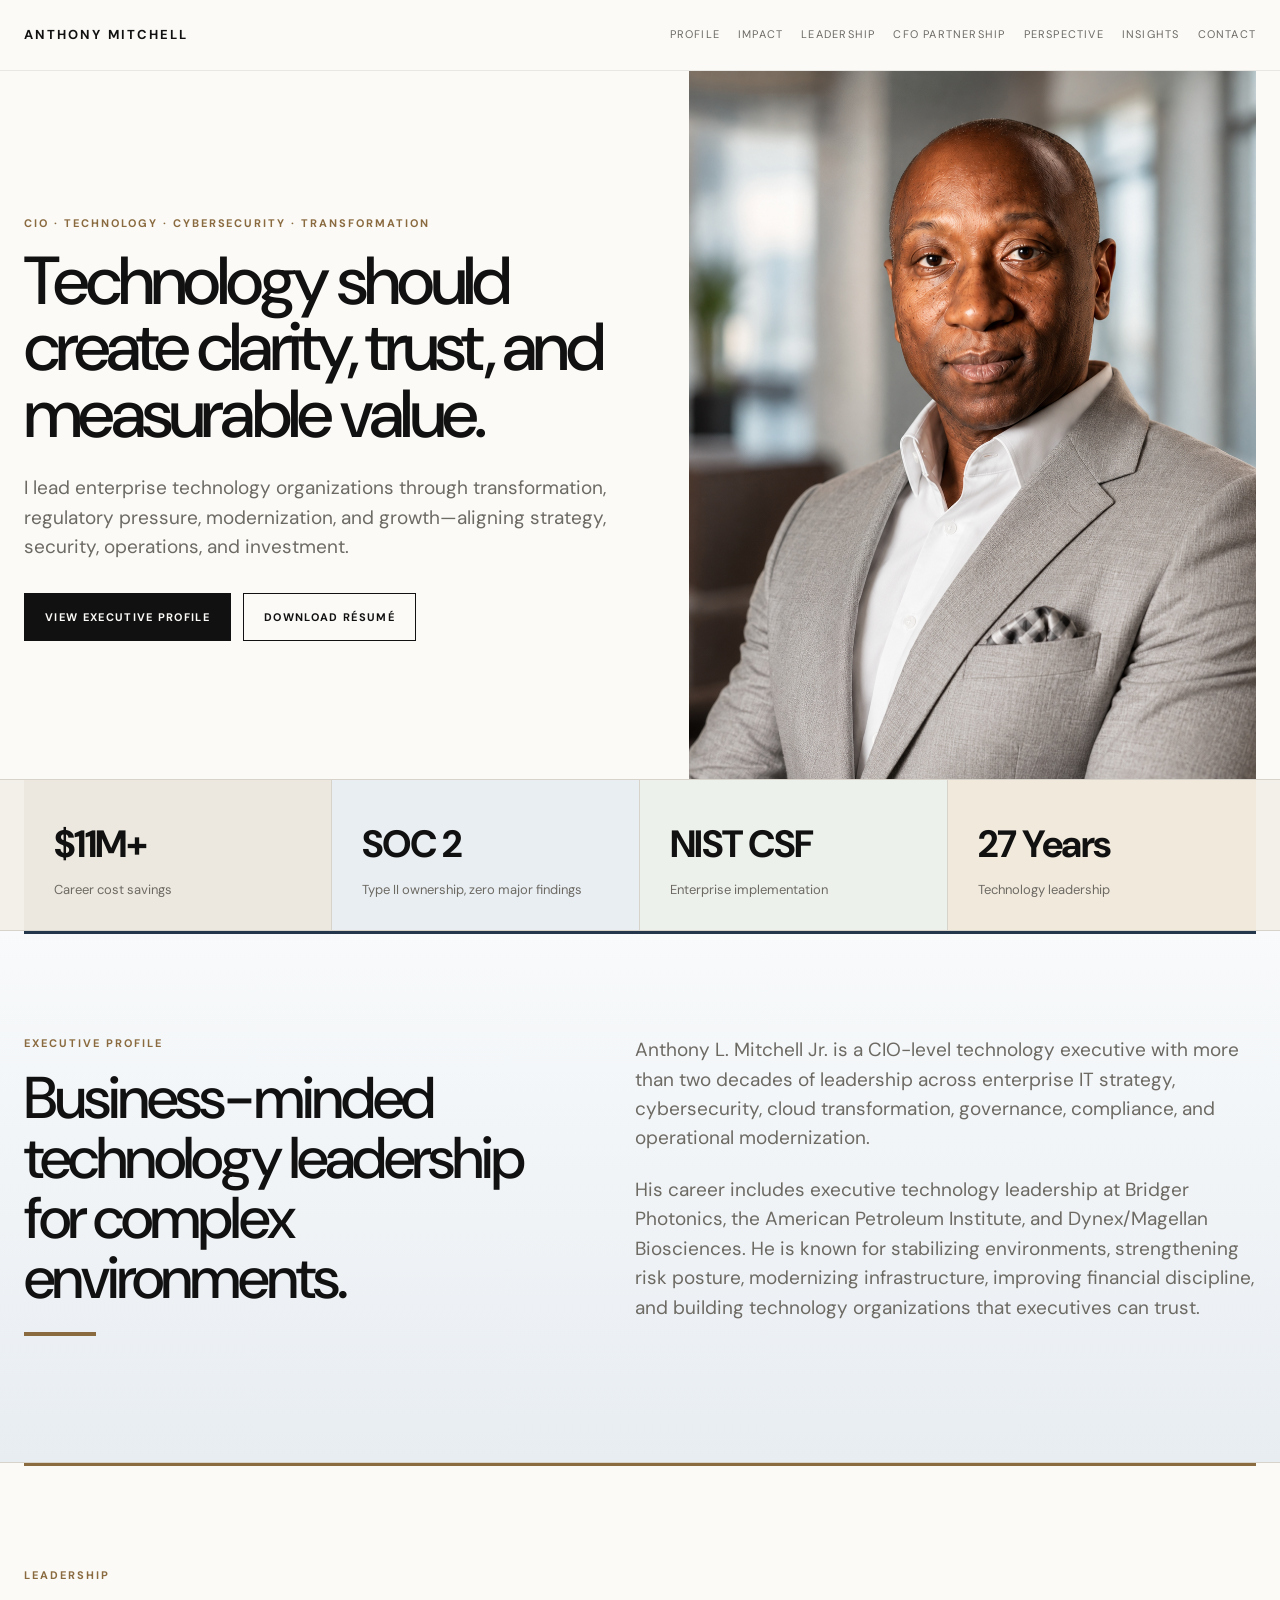
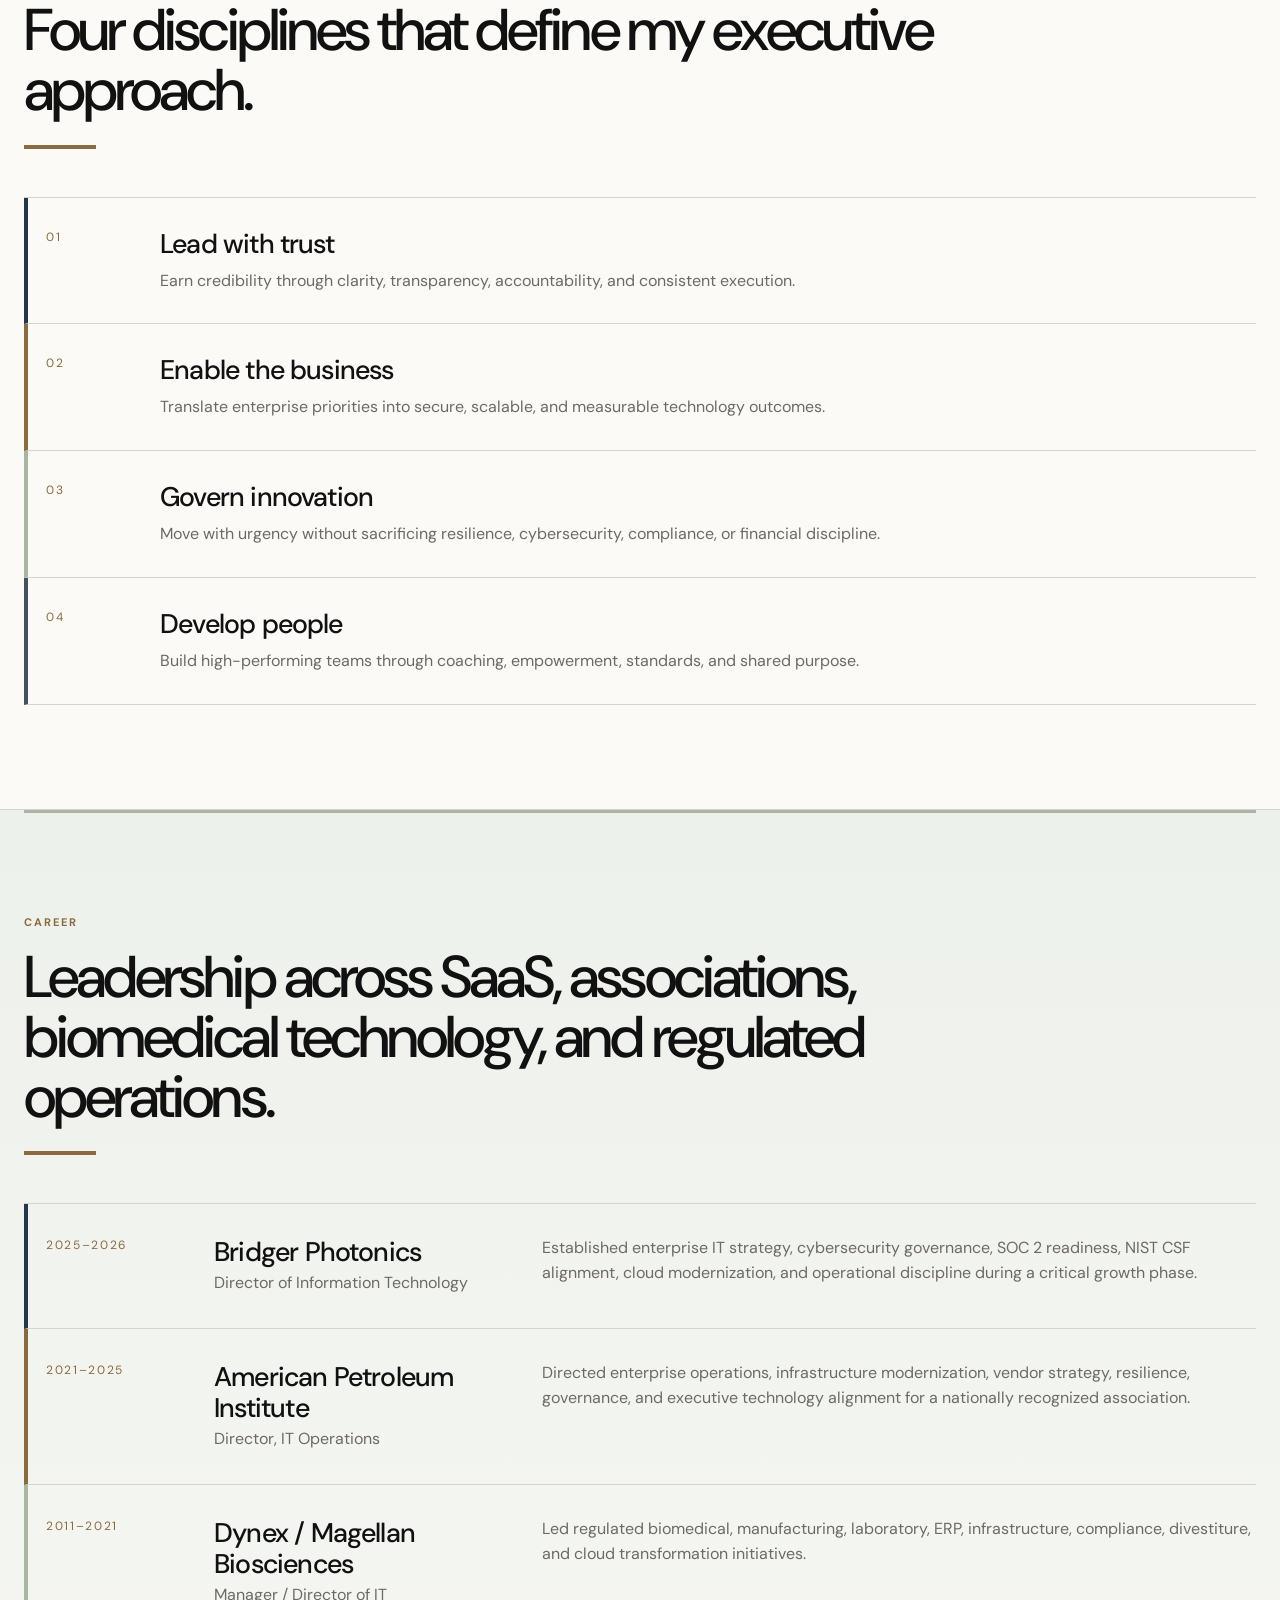
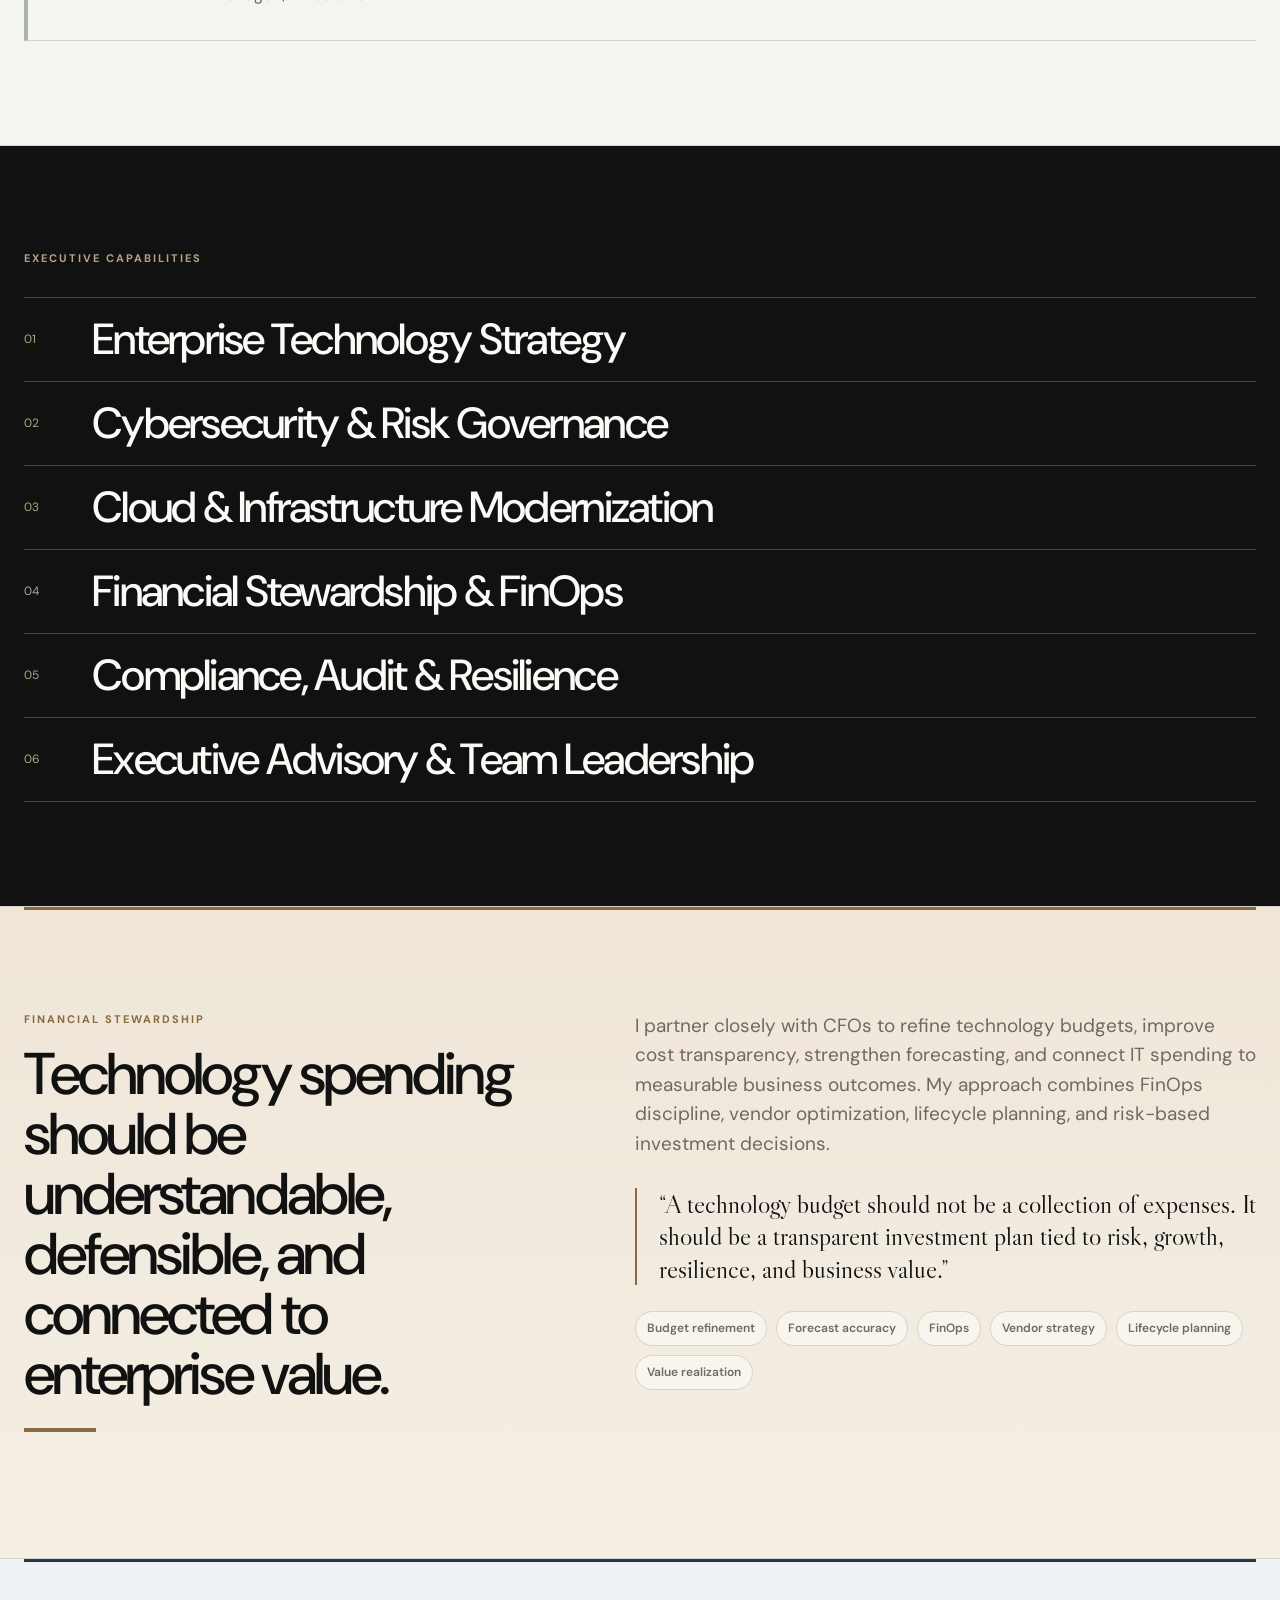
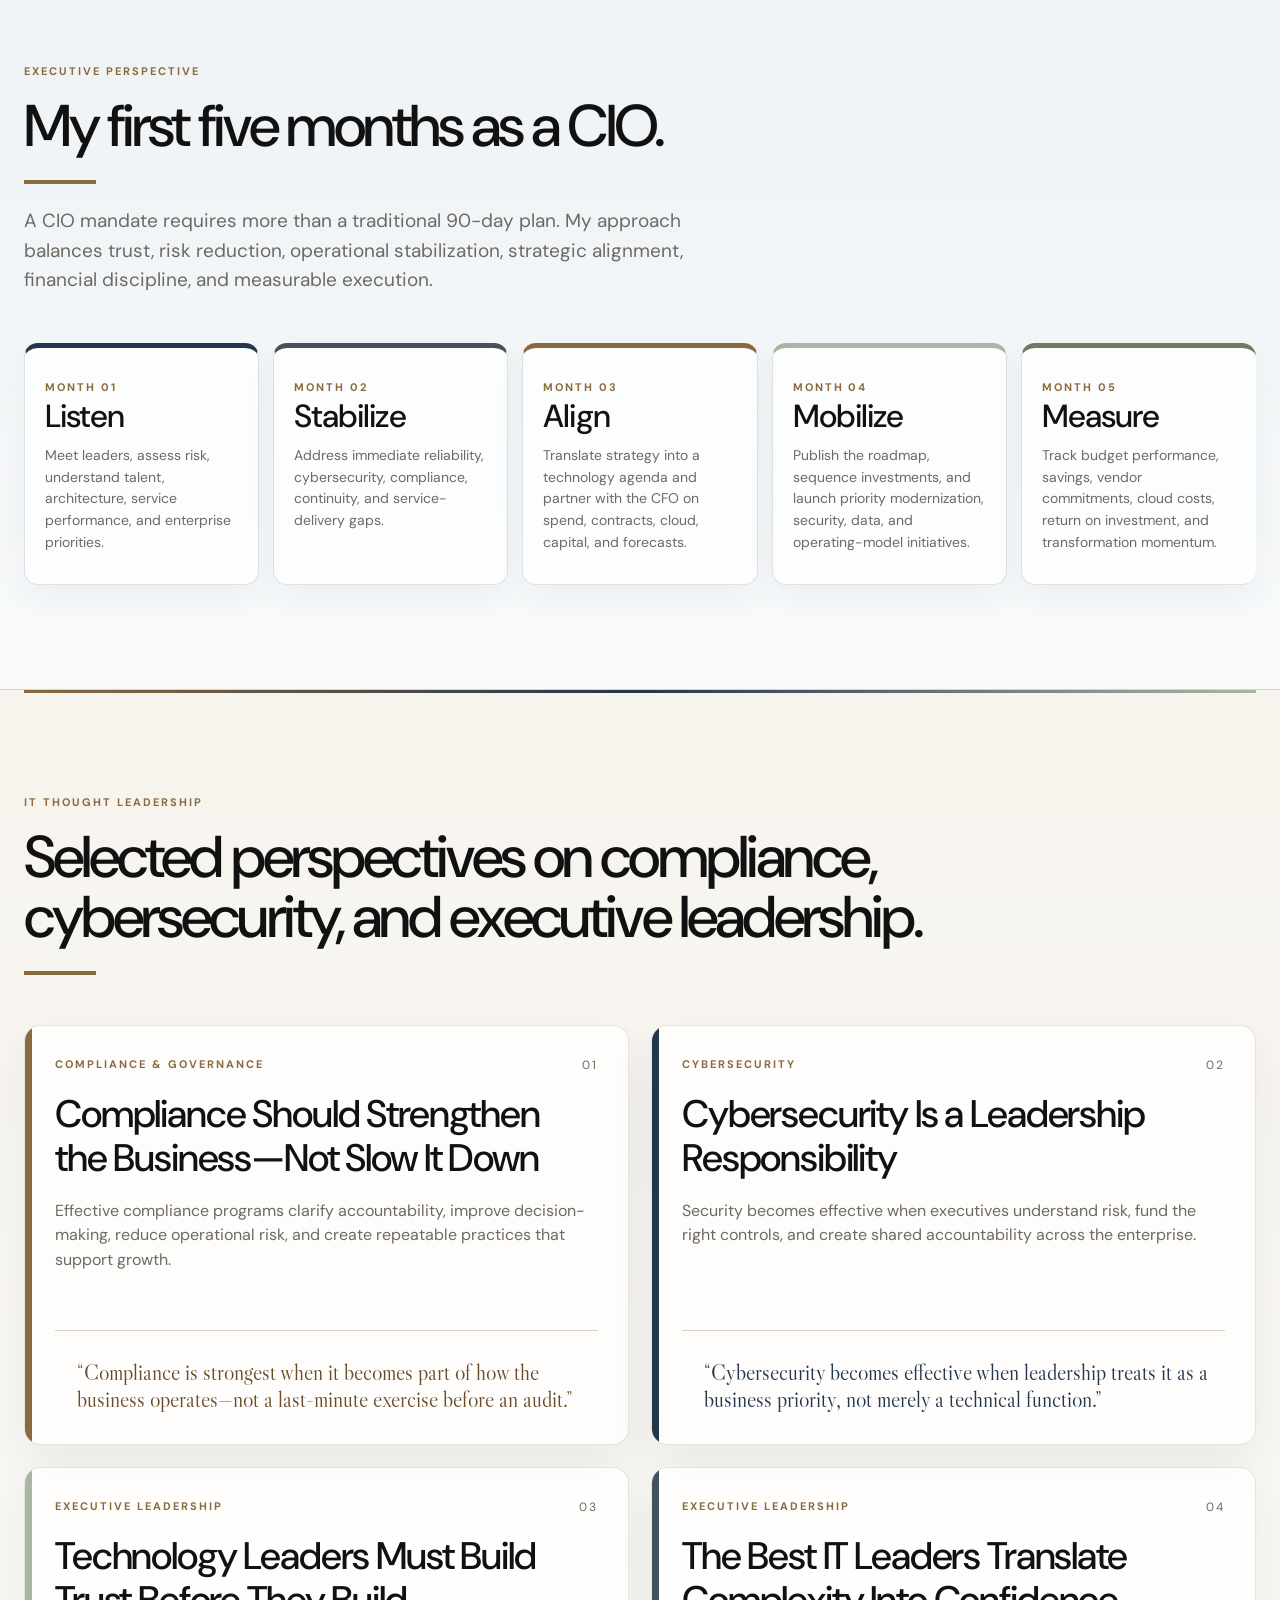
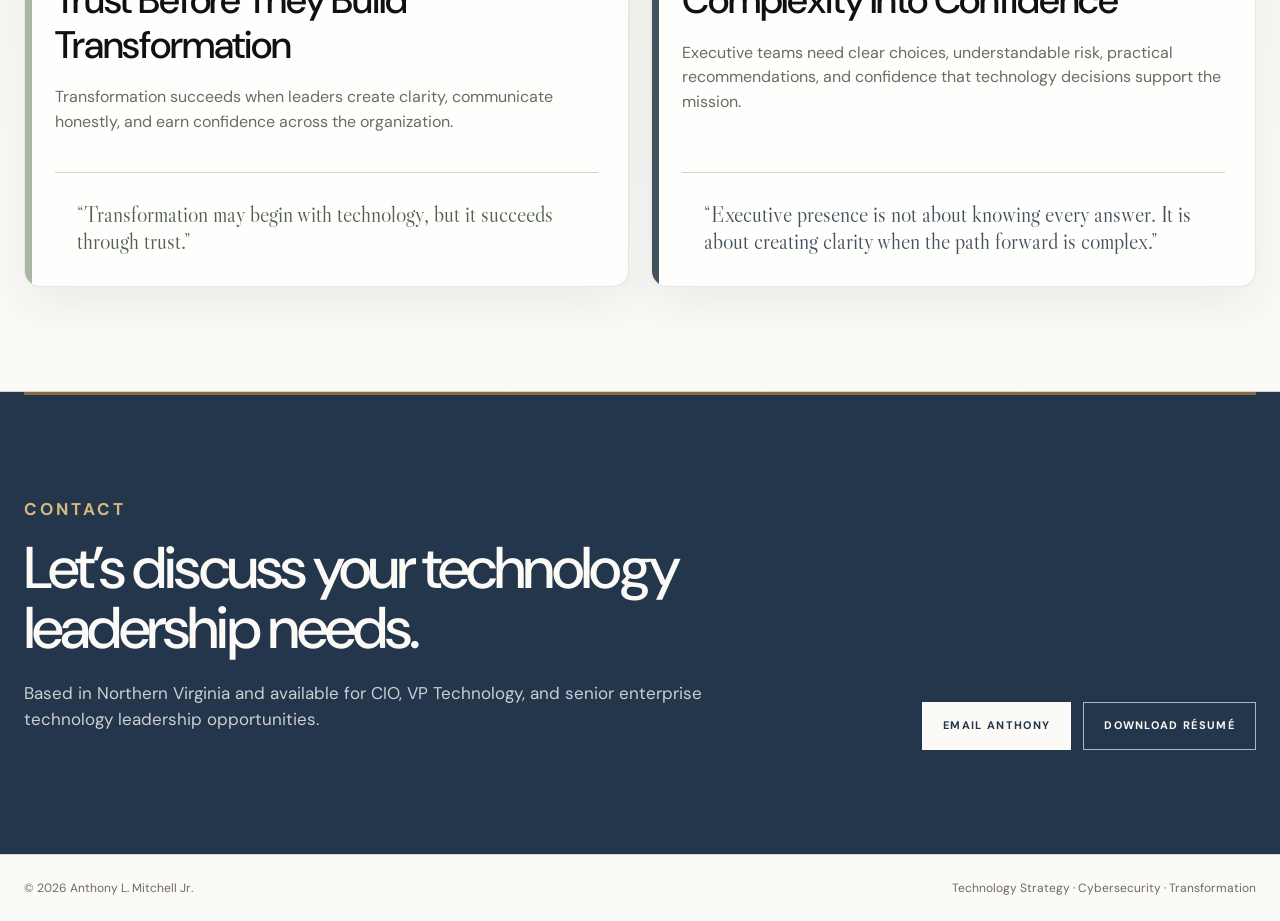
<file: index.html>
<!DOCTYPE html>
<html lang="en">
<head>
  <meta charset="UTF-8" />
  <meta name="viewport" content="width=device-width, initial-scale=1.0" />
  <meta name="description" content="Anthony L. Mitchell Jr. — CIO and technology executive specializing in cybersecurity, transformation, governance, financial stewardship, and enterprise technology strategy." />
  <title>Anthony L. Mitchell Jr. | CIO & Technology Executive</title>
  <link rel="preconnect" href="https://fonts.googleapis.com">
  <link rel="preconnect" href="https://fonts.gstatic.com" crossorigin>
  <link href="https://fonts.googleapis.com/css2?family=DM+Sans:wght@400;500;600;700&family=Libre+Caslon+Display&display=swap" rel="stylesheet">
  <link rel="stylesheet" href="styles.css" />
</head>
<body>
  <header class="site-header">
    <div class="shell nav-wrap">
      <a class="wordmark" href="#home" aria-label="Anthony Mitchell home">
        ANTHONY MITCHELL
      </a>

      <button class="menu-toggle" aria-label="Open navigation" aria-expanded="false">
        MENU
      </button>

      <nav class="nav" aria-label="Primary navigation">
        <a href="#profile">Profile</a>
        <a href="#impact">Impact</a>
        <a href="#leadership">Leadership</a>
        <a href="#financial">CFO Partnership</a>
        <a href="#perspective">Perspective</a>
        <a href="#thought-leadership">Insights</a>
        <a href="#contact">Contact</a>
      </nav>
    </div>
  </header>

  <main>
    <section id="home" class="hero">
      <div class="shell hero-grid">
        <div class="hero-copy">
          <p class="kicker">CIO · TECHNOLOGY · CYBERSECURITY · TRANSFORMATION</p>
          <h1>Technology should create clarity, trust, and measurable value.</h1>
          <p class="hero-deck">
            I lead enterprise technology organizations through transformation, regulatory pressure,
            modernization, and growth—aligning strategy, security, operations, and investment.
          </p>
          <div class="hero-actions">
            <a class="button button-dark" href="#profile">View Executive Profile</a>
            <a class="button button-light" href="Anthony_L_Mitchell_CIO_Executive_Resume_2026.docx">Download Résumé</a>
          </div>
        </div>

        <figure class="hero-image-wrap">
          <img
            class="hero-image"
            src="anthony-mitchell-executive-headshot.png"
            alt="Anthony L. Mitchell Jr., CIO and technology executive"
          />
        </figure>
      </div>
    </section>

    <section id="impact" class="impact-strip">
      <div class="shell impact-grid">
        <div>
          <strong>$11M+</strong>
          <span>Career cost savings</span>
        </div>
        <div>
          <strong>SOC 2</strong>
          <span>Type II ownership, zero major findings</span>
        </div>
        <div>
          <strong>NIST CSF</strong>
          <span>Enterprise implementation</span>
        </div>
        <div>
          <strong>27 Years</strong>
          <span>Technology leadership</span>
        </div>
      </div>
    </section>

    <section id="profile" class="section editorial section-profile">
      <div class="shell two-col">
        <div class="section-intro">
          <p class="label">Executive Profile</p>
          <h2>Business-minded technology leadership for complex environments.</h2>
        </div>
        <div class="body-copy">
          <p>
            Anthony L. Mitchell Jr. is a CIO-level technology executive with more than two decades
            of leadership across enterprise IT strategy, cybersecurity, cloud transformation,
            governance, compliance, and operational modernization.
          </p>
          <p>
            His career includes executive technology leadership at Bridger Photonics,
            the American Petroleum Institute, and Dynex/Magellan Biosciences. He is known for
            stabilizing environments, strengthening risk posture, modernizing infrastructure,
            improving financial discipline, and building technology organizations that executives
            can trust.
          </p>
        </div>
      </div>
    </section>

    <section id="leadership" class="section section-leadership">
      <div class="shell">
        <div class="section-intro wide">
          <p class="label">Leadership</p>
          <h2>Four disciplines that define my executive approach.</h2>
        </div>

        <div class="line-list">
          <article>
            <span class="line-number">01</span>
            <div>
              <h3>Lead with trust</h3>
              <p>Earn credibility through clarity, transparency, accountability, and consistent execution.</p>
            </div>
          </article>

          <article>
            <span class="line-number">02</span>
            <div>
              <h3>Enable the business</h3>
              <p>Translate enterprise priorities into secure, scalable, and measurable technology outcomes.</p>
            </div>
          </article>

          <article>
            <span class="line-number">03</span>
            <div>
              <h3>Govern innovation</h3>
              <p>Move with urgency without sacrificing resilience, cybersecurity, compliance, or financial discipline.</p>
            </div>
          </article>

          <article>
            <span class="line-number">04</span>
            <div>
              <h3>Develop people</h3>
              <p>Build high-performing teams through coaching, empowerment, standards, and shared purpose.</p>
            </div>
          </article>
        </div>
      </div>
    </section>

    <section class="section careers section-career">
      <div class="shell">
        <div class="section-intro wide">
          <p class="label">Career</p>
          <h2>Leadership across SaaS, associations, biomedical technology, and regulated operations.</h2>
        </div>

        <div class="career-list">
          <article>
            <div class="career-year">2025–2026</div>
            <div class="career-org">
              <h3>Bridger Photonics</h3>
              <p class="role">Director of Information Technology</p>
            </div>
            <div class="career-summary">
              <p>
                Established enterprise IT strategy, cybersecurity governance, SOC 2 readiness,
                NIST CSF alignment, cloud modernization, and operational discipline during a critical growth phase.
              </p>
            </div>
          </article>

          <article>
            <div class="career-year">2021–2025</div>
            <div class="career-org">
              <h3>American Petroleum Institute</h3>
              <p class="role">Director, IT Operations</p>
            </div>
            <div class="career-summary">
              <p>
                Directed enterprise operations, infrastructure modernization, vendor strategy,
                resilience, governance, and executive technology alignment for a nationally recognized association.
              </p>
            </div>
          </article>

          <article>
            <div class="career-year">2011–2021</div>
            <div class="career-org">
              <h3>Dynex / Magellan Biosciences</h3>
              <p class="role">Manager / Director of IT</p>
            </div>
            <div class="career-summary">
              <p>
                Led regulated biomedical, manufacturing, laboratory, ERP, infrastructure,
                compliance, divestiture, and cloud transformation initiatives.
              </p>
            </div>
          </article>
        </div>
      </div>
    </section>

    <section class="section dark-panel">
      <div class="shell">
        <p class="label label-light">Executive Capabilities</p>
        <div class="capability-lines">
          <div><span>01</span><strong>Enterprise Technology Strategy</strong></div>
          <div><span>02</span><strong>Cybersecurity & Risk Governance</strong></div>
          <div><span>03</span><strong>Cloud & Infrastructure Modernization</strong></div>
          <div><span>04</span><strong>Financial Stewardship & FinOps</strong></div>
          <div><span>05</span><strong>Compliance, Audit & Resilience</strong></div>
          <div><span>06</span><strong>Executive Advisory & Team Leadership</strong></div>
        </div>
      </div>
    </section>

    <section id="financial" class="section financial">
      <div class="shell two-col financial-grid">
        <div class="section-intro">
          <p class="label">Financial Stewardship</p>
          <h2>Technology spending should be understandable, defensible, and connected to enterprise value.</h2>
        </div>

        <div class="body-copy">
          <p>
            I partner closely with CFOs to refine technology budgets, improve cost transparency,
            strengthen forecasting, and connect IT spending to measurable business outcomes.
            My approach combines FinOps discipline, vendor optimization, lifecycle planning,
            and risk-based investment decisions.
          </p>
          <blockquote>
            “A technology budget should not be a collection of expenses. It should be a transparent
            investment plan tied to risk, growth, resilience, and business value.”
          </blockquote>
          <div class="pill-row">
            <span>Budget refinement</span>
            <span>Forecast accuracy</span>
            <span>FinOps</span>
            <span>Vendor strategy</span>
            <span>Lifecycle planning</span>
            <span>Value realization</span>
          </div>
        </div>
      </div>
    </section>

    <section id="perspective" class="section section-perspective">
      <div class="shell">
        <div class="section-intro wide">
          <p class="label">Executive Perspective</p>
          <h2>My first five months as a CIO.</h2>
          <p class="section-deck">
            A CIO mandate requires more than a traditional 90-day plan. My approach balances trust,
            risk reduction, operational stabilization, strategic alignment, financial discipline,
            and measurable execution.
          </p>
        </div>

        <div class="roadmap">
          <article>
            <span class="month">Month 01</span>
            <h3>Listen</h3>
            <p>Meet leaders, assess risk, understand talent, architecture, service performance, and enterprise priorities.</p>
          </article>

          <article>
            <span class="month">Month 02</span>
            <h3>Stabilize</h3>
            <p>Address immediate reliability, cybersecurity, compliance, continuity, and service-delivery gaps.</p>
          </article>

          <article>
            <span class="month">Month 03</span>
            <h3>Align</h3>
            <p>Translate strategy into a technology agenda and partner with the CFO on spend, contracts, cloud, capital, and forecasts.</p>
          </article>

          <article>
            <span class="month">Month 04</span>
            <h3>Mobilize</h3>
            <p>Publish the roadmap, sequence investments, and launch priority modernization, security, data, and operating-model initiatives.</p>
          </article>

          <article>
            <span class="month">Month 05</span>
            <h3>Measure</h3>
            <p>Track budget performance, savings, vendor commitments, cloud costs, return on investment, and transformation momentum.</p>
          </article>
        </div>
      </div>
    </section>

    <section id="thought-leadership" class="section insights section-insights">
      <div class="shell">
        <div class="section-intro wide">
          <p class="label">IT Thought Leadership</p>
          <h2>Selected perspectives on compliance, cybersecurity, and executive leadership.</h2>
        </div>

        <div class="insight-grid">
          <article class="insight-card compliance-card">
            <div class="insight-card-top">
              <p class="insight-type">Compliance & Governance</p>
              <span class="insight-number">01</span>
            </div>
            <h3>Compliance Should Strengthen the Business—Not Slow It Down</h3>
            <p class="insight-summary">
              Effective compliance programs clarify accountability, improve decision-making,
              reduce operational risk, and create repeatable practices that support growth.
            </p>
            <blockquote>
              “Compliance is strongest when it becomes part of how the business operates—not a last-minute exercise before an audit.”
            </blockquote>
          </article>

          <article class="insight-card cyber-card">
            <div class="insight-card-top">
              <p class="insight-type">Cybersecurity</p>
              <span class="insight-number">02</span>
            </div>
            <h3>Cybersecurity Is a Leadership Responsibility</h3>
            <p class="insight-summary">
              Security becomes effective when executives understand risk, fund the right controls,
              and create shared accountability across the enterprise.
            </p>
            <blockquote>
              “Cybersecurity becomes effective when leadership treats it as a business priority, not merely a technical function.”
            </blockquote>
          </article>

          <article class="insight-card leadership-card">
            <div class="insight-card-top">
              <p class="insight-type">Executive Leadership</p>
              <span class="insight-number">03</span>
            </div>
            <h3>Technology Leaders Must Build Trust Before They Build Transformation</h3>
            <p class="insight-summary">
              Transformation succeeds when leaders create clarity, communicate honestly,
              and earn confidence across the organization.
            </p>
            <blockquote>
              “Transformation may begin with technology, but it succeeds through trust.”
            </blockquote>
          </article>

          <article class="insight-card clarity-card">
            <div class="insight-card-top">
              <p class="insight-type">Executive Leadership</p>
              <span class="insight-number">04</span>
            </div>
            <h3>The Best IT Leaders Translate Complexity Into Confidence</h3>
            <p class="insight-summary">
              Executive teams need clear choices, understandable risk, practical recommendations,
              and confidence that technology decisions support the mission.
            </p>
            <blockquote>
              “Executive presence is not about knowing every answer. It is about creating clarity when the path forward is complex.”
            </blockquote>
          </article>
        </div>
      </div>
    </section>

    <section id="contact" class="section contact">
      <div class="shell contact-grid">
        <div>
          <p class="label">Contact</p>
          <h2>Let’s discuss your technology leadership needs.</h2>
          <p>
            Based in Northern Virginia and available for CIO, VP Technology,
            and senior enterprise technology leadership opportunities.
          </p>
        </div>
        <div class="contact-actions">
          <a class="button button-dark" href="mailto:almitchelljr@hotmail.com">Email Anthony</a>
          <a class="button button-light" href="Anthony_L_Mitchell_CIO_Executive_Resume_2026.docx">Download Résumé</a>
        </div>
      </div>
    </section>
  </main>

  <footer>
    <div class="shell footer-grid">
      <span>© <span id="year"></span> Anthony L. Mitchell Jr.</span>
      <span>Technology Strategy · Cybersecurity · Transformation</span>
    </div>
  </footer>

  <script src="script.js"></script>
</body>
</html>
</file>
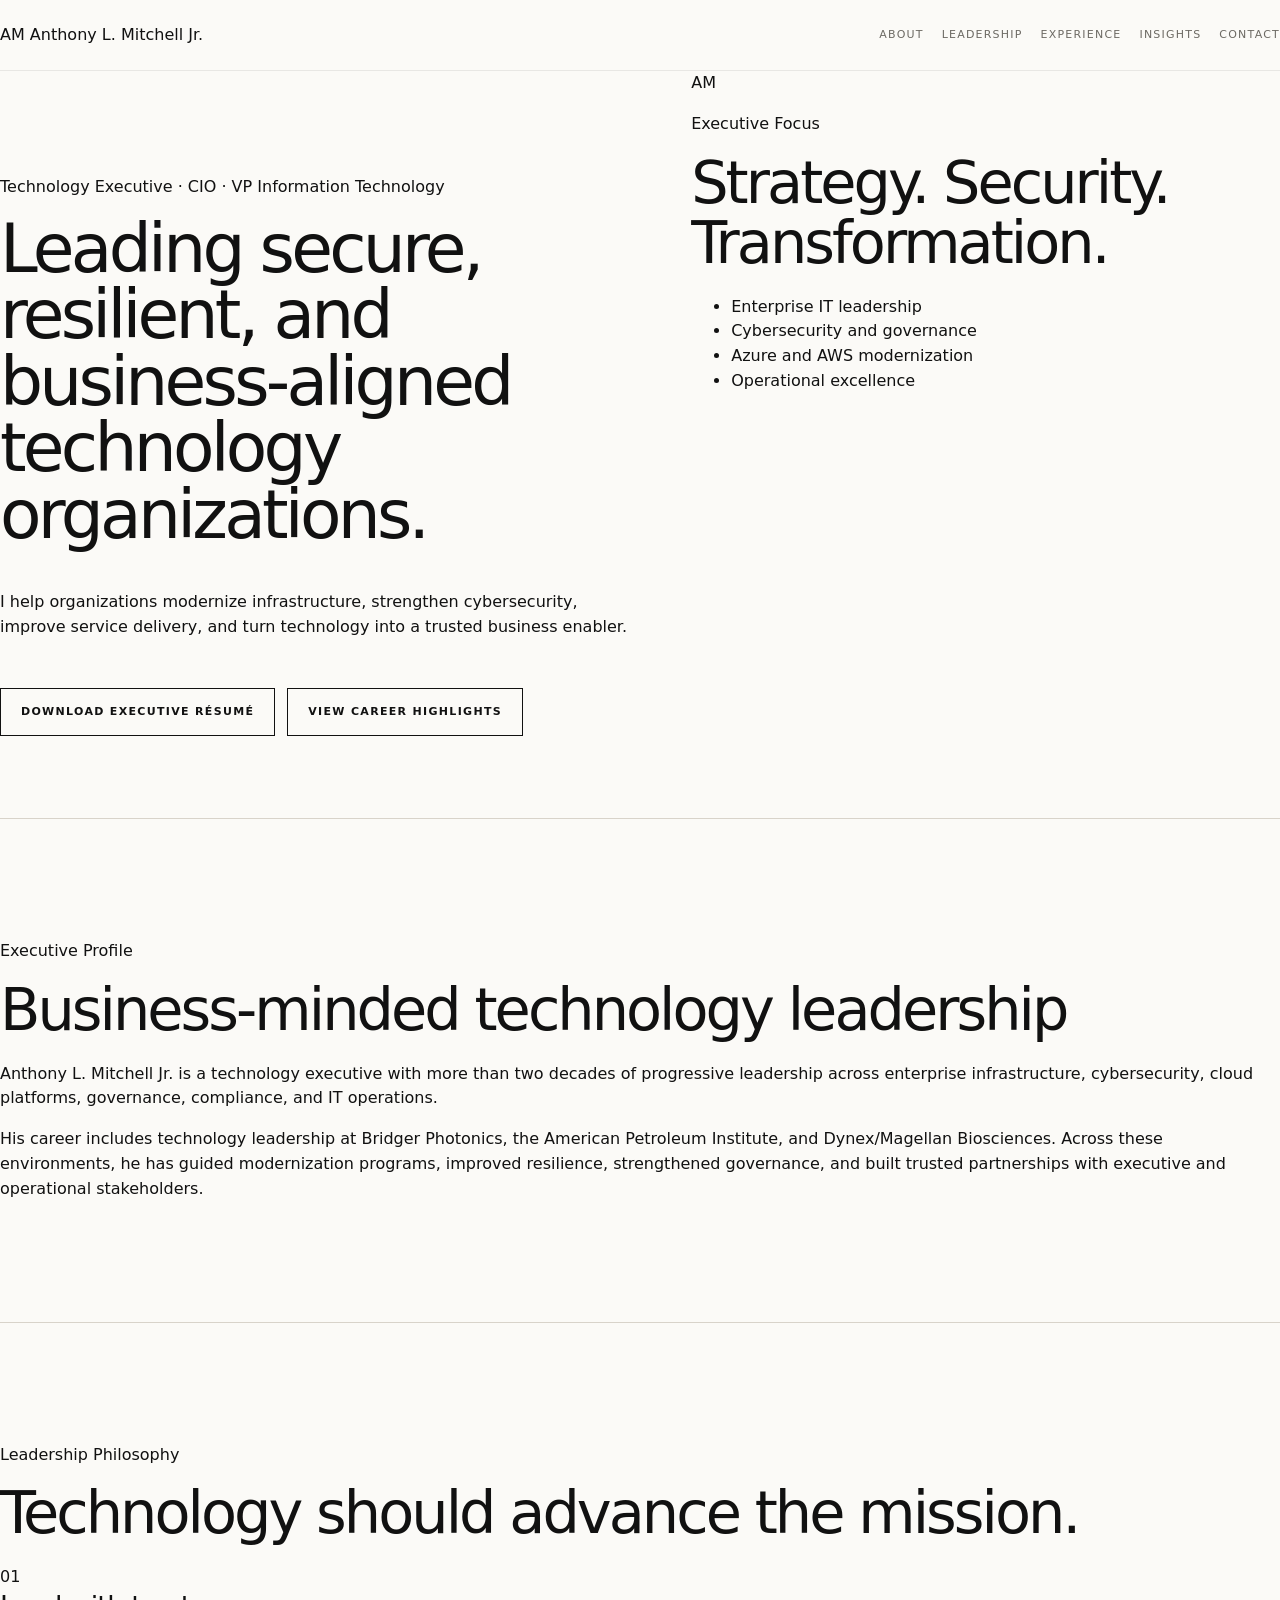
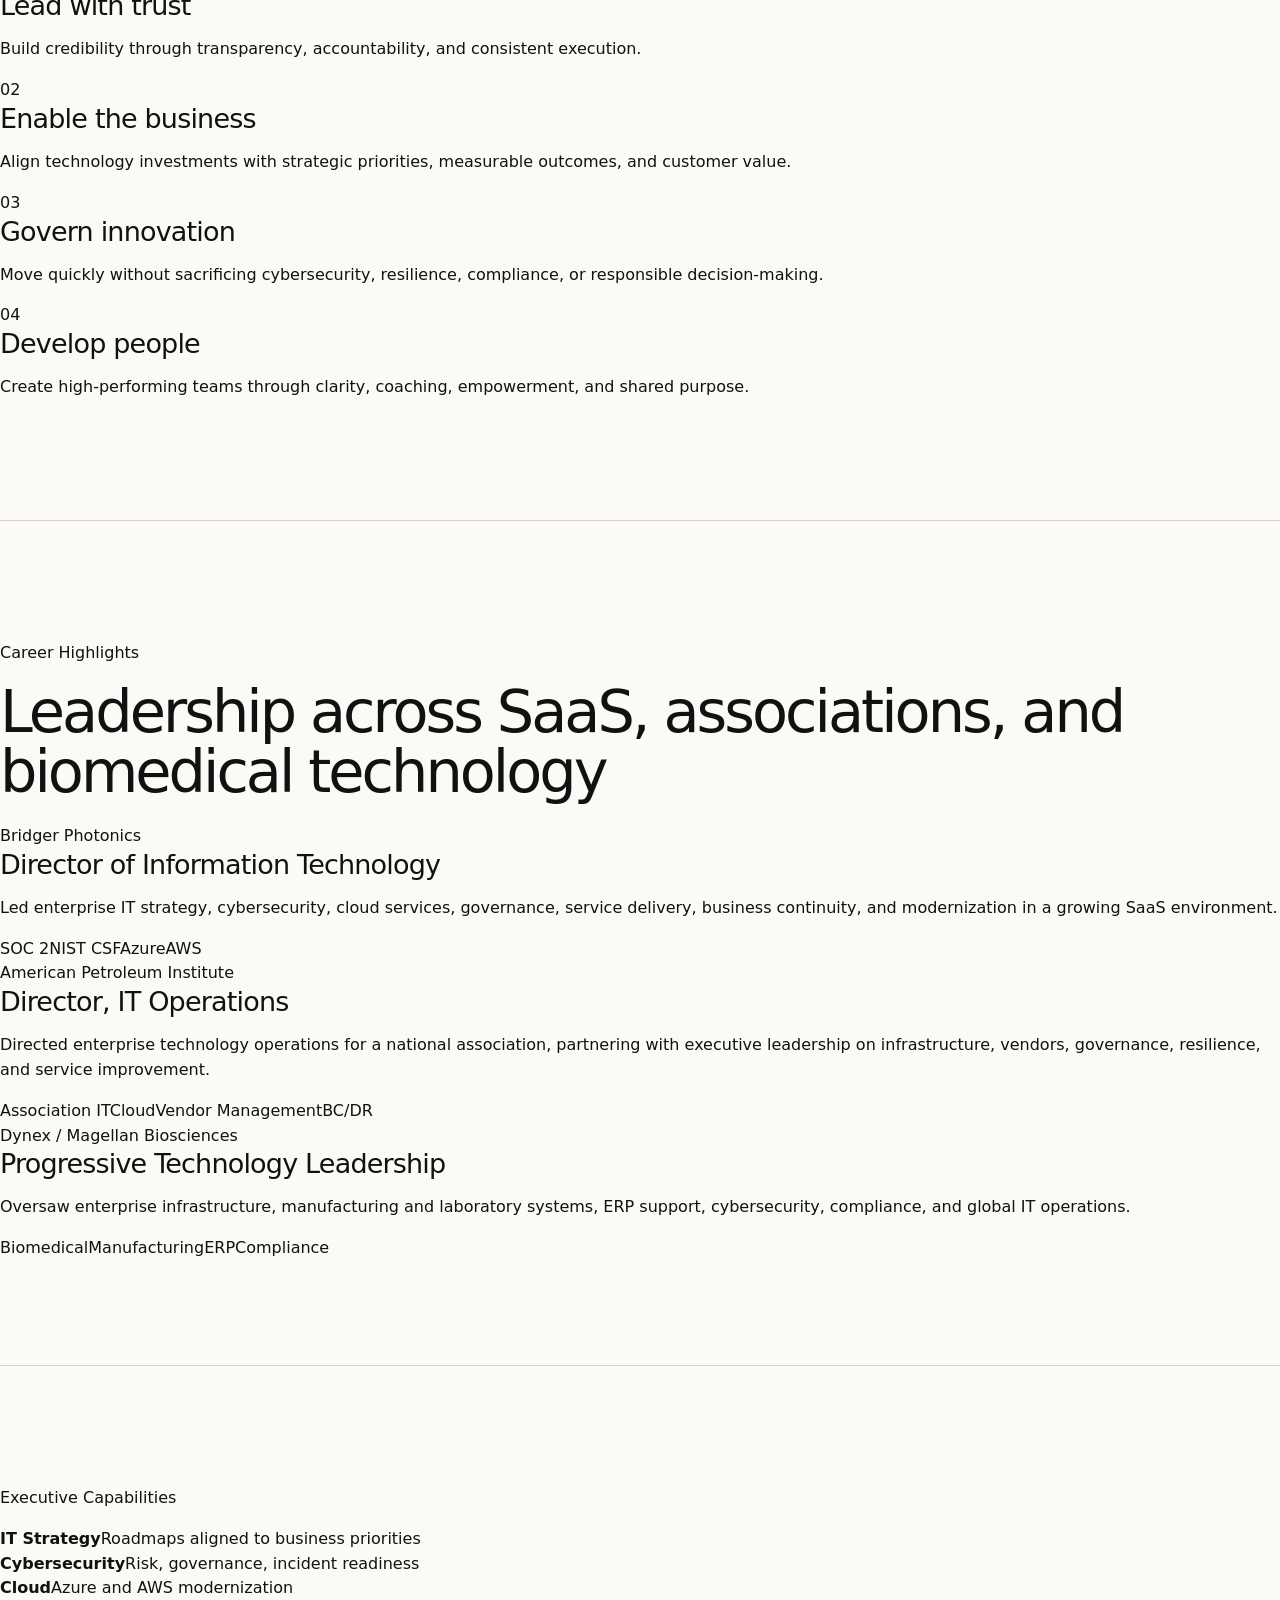
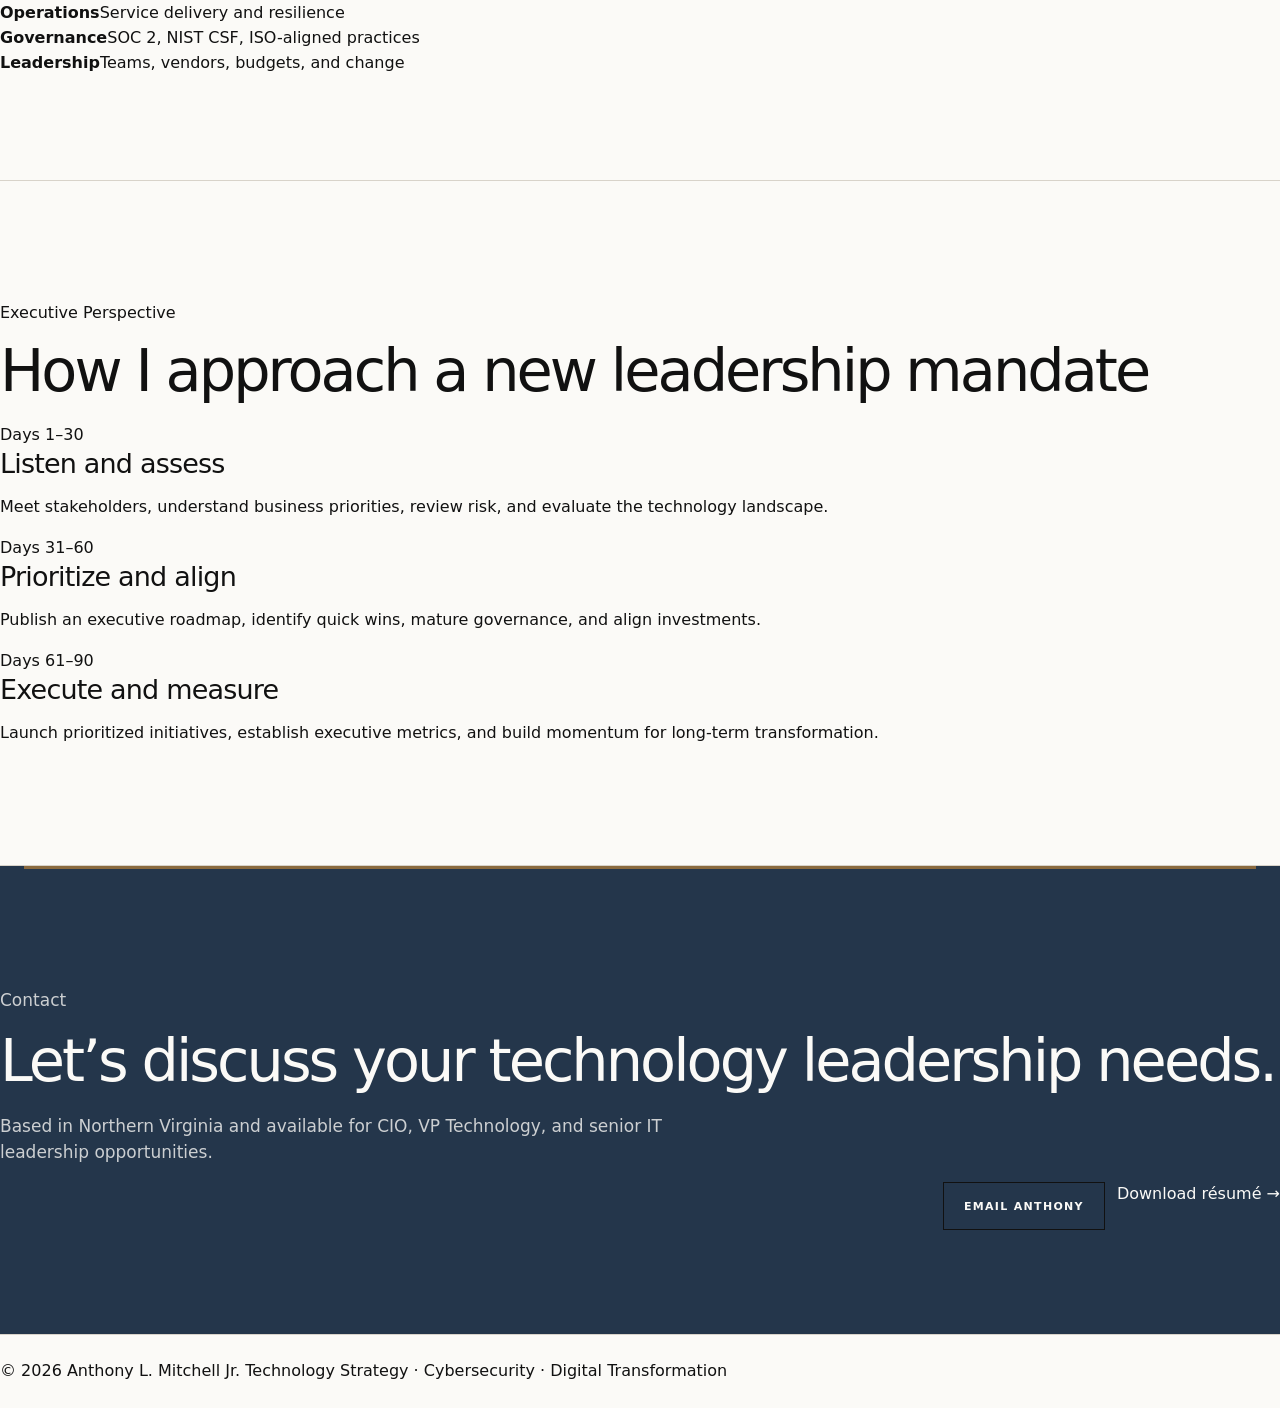
<file: Anthony_Mitchell_Corrected_index.html>
<!DOCTYPE html>
<html lang="en">
<head>
  <meta charset="UTF-8" />
  <meta name="viewport" content="width=device-width, initial-scale=1.0" />
  <meta name="description" content="Anthony L. Mitchell Jr. — Technology Executive specializing in IT strategy, cybersecurity, cloud modernization, governance, and operational excellence." />
  <title>Anthony L. Mitchell Jr. | Technology Executive</title>
  <link rel="preconnect" href="https://fonts.googleapis.com">
  <link rel="preconnect" href="https://fonts.gstatic.com" crossorigin>
  <link href="https://fonts.googleapis.com/css2?family=Inter:wght@400;500;600;700&family=Libre+Baskerville:wght@700&display=swap" rel="stylesheet">
  <link rel="stylesheet" href="styles.css" />
</head>
<body>
  <header class="site-header">
    <div class="container nav-wrap">
      <a class="brand" href="#home" aria-label="Anthony Mitchell home">
        <span class="brand-mark">AM</span>
        <span class="brand-name">Anthony L. Mitchell Jr.</span>
      </a>
      <button class="menu-toggle" aria-label="Open navigation" aria-expanded="false">Menu</button>
      <nav class="nav" aria-label="Primary navigation">
        <a href="#about">About</a>
        <a href="#leadership">Leadership</a>
        <a href="#experience">Experience</a>
        <a href="#insights">Insights</a>
        <a class="nav-cta" href="#contact">Contact</a>
      </nav>
    </div>
  </header>

  <main>
    <section id="home" class="hero">
      <div class="container hero-grid">
        <div class="hero-copy">
          <p class="eyebrow">Technology Executive · CIO · VP Information Technology</p>
          <h1>Leading secure, resilient, and business-aligned technology organizations.</h1>
          <p class="hero-text">
            I help organizations modernize infrastructure, strengthen cybersecurity,
            improve service delivery, and turn technology into a trusted business enabler.
          </p>
          <div class="hero-actions">
            <a class="button primary" href="Anthony_Mitchell_Executive_Resume.docx">Download Executive Résumé</a>
            <a class="button secondary" href="#experience">View Career Highlights</a>
          </div>
        </div>
        <aside class="executive-card" aria-label="Executive profile summary">
          <div class="monogram">AM</div>
          <p class="card-label">Executive Focus</p>
          <h2>Strategy. Security. Transformation.</h2>
          <ul>
            <li>Enterprise IT leadership</li>
            <li>Cybersecurity and governance</li>
            <li>Azure and AWS modernization</li>
            <li>Operational excellence</li>
          </ul>
        </aside>
      </div>
    </section>

    <section id="about" class="section">
      <div class="container split">
        <div>
          <p class="section-label">Executive Profile</p>
          <h2>Business-minded technology leadership</h2>
        </div>
        <div class="prose">
          <p>
            Anthony L. Mitchell Jr. is a technology executive with more than two decades
            of progressive leadership across enterprise infrastructure, cybersecurity,
            cloud platforms, governance, compliance, and IT operations.
          </p>
          <p>
            His career includes technology leadership at Bridger Photonics, the American
            Petroleum Institute, and Dynex/Magellan Biosciences. Across these environments,
            he has guided modernization programs, improved resilience, strengthened governance,
            and built trusted partnerships with executive and operational stakeholders.
          </p>
        </div>
      </div>
    </section>

    <section id="leadership" class="section section-alt">
      <div class="container">
        <p class="section-label">Leadership Philosophy</p>
        <h2>Technology should advance the mission.</h2>
        <div class="principles">
          <article>
            <span>01</span>
            <h3>Lead with trust</h3>
            <p>Build credibility through transparency, accountability, and consistent execution.</p>
          </article>
          <article>
            <span>02</span>
            <h3>Enable the business</h3>
            <p>Align technology investments with strategic priorities, measurable outcomes, and customer value.</p>
          </article>
          <article>
            <span>03</span>
            <h3>Govern innovation</h3>
            <p>Move quickly without sacrificing cybersecurity, resilience, compliance, or responsible decision-making.</p>
          </article>
          <article>
            <span>04</span>
            <h3>Develop people</h3>
            <p>Create high-performing teams through clarity, coaching, empowerment, and shared purpose.</p>
          </article>
        </div>
      </div>
    </section>

    <section id="experience" class="section">
      <div class="container">
        <p class="section-label">Career Highlights</p>
        <h2>Leadership across SaaS, associations, and biomedical technology</h2>

        <div class="timeline">
          <article class="timeline-item">
            <div class="timeline-meta">Bridger Photonics</div>
            <div class="timeline-content">
              <h3>Director of Information Technology</h3>
              <p>
                Led enterprise IT strategy, cybersecurity, cloud services, governance,
                service delivery, business continuity, and modernization in a growing SaaS environment.
              </p>
              <div class="tags">
                <span>SOC 2</span><span>NIST CSF</span><span>Azure</span><span>AWS</span>
              </div>
            </div>
          </article>

          <article class="timeline-item">
            <div class="timeline-meta">American Petroleum Institute</div>
            <div class="timeline-content">
              <h3>Director, IT Operations</h3>
              <p>
                Directed enterprise technology operations for a national association,
                partnering with executive leadership on infrastructure, vendors,
                governance, resilience, and service improvement.
              </p>
              <div class="tags">
                <span>Association IT</span><span>Cloud</span><span>Vendor Management</span><span>BC/DR</span>
              </div>
            </div>
          </article>

          <article class="timeline-item">
            <div class="timeline-meta">Dynex / Magellan Biosciences</div>
            <div class="timeline-content">
              <h3>Progressive Technology Leadership</h3>
              <p>
                Oversaw enterprise infrastructure, manufacturing and laboratory systems,
                ERP support, cybersecurity, compliance, and global IT operations.
              </p>
              <div class="tags">
                <span>Biomedical</span><span>Manufacturing</span><span>ERP</span><span>Compliance</span>
              </div>
            </div>
          </article>
        </div>
      </div>
    </section>

    <section class="section section-dark">
      <div class="container">
        <p class="section-label light">Executive Capabilities</p>
        <div class="capability-grid">
          <div><strong>IT Strategy</strong><span>Roadmaps aligned to business priorities</span></div>
          <div><strong>Cybersecurity</strong><span>Risk, governance, incident readiness</span></div>
          <div><strong>Cloud</strong><span>Azure and AWS modernization</span></div>
          <div><strong>Operations</strong><span>Service delivery and resilience</span></div>
          <div><strong>Governance</strong><span>SOC 2, NIST CSF, ISO-aligned practices</span></div>
          <div><strong>Leadership</strong><span>Teams, vendors, budgets, and change</span></div>
        </div>
      </div>
    </section>

    <section id="insights" class="section">
      <div class="container">
        <p class="section-label">Executive Perspective</p>
        <h2>How I approach a new leadership mandate</h2>
        <div class="days-grid">
          <article>
            <span>Days 1–30</span>
            <h3>Listen and assess</h3>
            <p>Meet stakeholders, understand business priorities, review risk, and evaluate the technology landscape.</p>
          </article>
          <article>
            <span>Days 31–60</span>
            <h3>Prioritize and align</h3>
            <p>Publish an executive roadmap, identify quick wins, mature governance, and align investments.</p>
          </article>
          <article>
            <span>Days 61–90</span>
            <h3>Execute and measure</h3>
            <p>Launch prioritized initiatives, establish executive metrics, and build momentum for long-term transformation.</p>
          </article>
        </div>
      </div>
    </section>

    <section id="contact" class="section contact">
      <div class="container contact-card">
        <div>
          <p class="section-label">Contact</p>
          <h2>Let’s discuss your technology leadership needs.</h2>
          <p>Based in Northern Virginia and available for CIO, VP Technology, and senior IT leadership opportunities.</p>
        </div>
        <div class="contact-actions">
          <a class="button primary" href="mailto:almitchelljr@hotmail.com">Email Anthony</a>
          <a class="text-link" href="Anthony_Mitchell_Executive_Resume.docx">Download résumé →</a>
        </div>
      </div>
    </section>
  </main>

  <footer>
    <div class="container footer-wrap">
      <span>© <span id="year"></span> Anthony L. Mitchell Jr.</span>
      <span>Technology Strategy · Cybersecurity · Digital Transformation</span>
    </div>
  </footer>

  <script src="script.js"></script>
</body>
</html>
</file>
<file: styles.css>
:root {
  --bone: #f3f0e9;
  --paper: #fbfaf7;
  --ink: #111111;
  --graphite: #313131;
  --muted: #6d6a64;
  --line: #d8d3ca;
  --stone: #e8e3db;
  --bronze: #8a6a3f;
  --max: 1280px;
}

* { box-sizing: border-box; }

html { scroll-behavior: smooth; }

body {
  margin: 0;
  overflow-x: hidden;
  background: var(--paper);
  color: var(--ink);
  font-family: "DM Sans", system-ui, -apple-system, BlinkMacSystemFont, "Segoe UI", sans-serif;
  line-height: 1.55;
}

a { color: inherit; text-decoration: none; }
img { display: block; max-width: 100%; }

.shell {
  width: min(var(--max), calc(100% - 48px));
  margin: 0 auto;
}

/* HEADER */
.site-header {
  position: sticky;
  top: 0;
  z-index: 30;
  border-bottom: 1px solid rgba(17,17,17,.08);
  background: rgba(251,250,247,.96);
  backdrop-filter: blur(18px);
}

.nav-wrap {
  min-height: 70px;
  display: flex;
  align-items: center;
  justify-content: space-between;
  gap: 24px;
}

.wordmark {
  flex: 0 0 auto;
  font-size: 13px;
  font-weight: 700;
  letter-spacing: .16em;
}

.nav {
  display: flex;
  align-items: center;
  justify-content: flex-end;
  gap: 18px;
  flex-wrap: wrap;
}

.nav a {
  font-size: 11px;
  text-transform: uppercase;
  letter-spacing: .11em;
  color: var(--muted);
}

.nav a:hover { color: var(--ink); }

.menu-toggle {
  display: none;
  border: 0;
  background: transparent;
  font: inherit;
  font-size: 12px;
  letter-spacing: .14em;
}

/* HERO */
.hero {
  border-bottom: 1px solid var(--line);
  background: var(--paper);
}

.hero-grid {
  min-height: 700px;
  display: grid;
  grid-template-columns: minmax(520px, 1.08fr) minmax(0, .92fr);
  align-items: stretch;
}

.hero-copy {
  min-width: 0;
  padding: 88px 56px 82px 0;
  display: flex;
  flex-direction: column;
  justify-content: center;
}

.kicker,
.label,
.insight-type,
.month {
  margin: 0 0 16px;
  font-size: 11px;
  font-weight: 700;
  letter-spacing: .18em;
  text-transform: uppercase;
  color: var(--bronze);
}

h1, h2, h3 {
  margin-top: 0;
  font-weight: 500;
}

h1 {
  max-width: 640px;
  margin-bottom: 26px;
  font-size: clamp(54px, 5.3vw, 88px);
  line-height: .98;
  letter-spacing: -.055em;
  overflow-wrap: normal;
  word-break: normal;
}

h2 {
  margin-bottom: 22px;
  font-size: clamp(40px, 4.6vw, 68px);
  line-height: 1.02;
  letter-spacing: -.05em;
}

h3 {
  margin-bottom: 10px;
  font-size: 27px;
  line-height: 1.15;
  letter-spacing: -.03em;
}

.hero-deck,
.section-deck {
  max-width: 700px;
  margin: 0;
  color: var(--muted);
  font-size: 19px;
}

.hero-actions,
.contact-actions {
  display: flex;
  gap: 12px;
  flex-wrap: wrap;
  margin-top: 32px;
}

.button {
  min-height: 48px;
  padding: 0 20px;
  display: inline-flex;
  align-items: center;
  justify-content: center;
  border: 1px solid var(--ink);
  font-size: 11px;
  font-weight: 700;
  letter-spacing: .12em;
  text-transform: uppercase;
}

.button-dark {
  background: var(--ink);
  color: var(--paper);
}

.button-light {
  background: transparent;
}

.hero-image-wrap {
  margin: 0;
  min-width: 0;
  background: var(--stone);
}

.hero-image {
  width: 100%;
  height: 100%;
  min-height: 700px;
  object-fit: cover;
  object-position: center 18%;
}

/* IMPACT */
.impact-strip {
  border-bottom: 1px solid var(--line);
  background: var(--bone);
}

.impact-grid {
  display: grid;
  grid-template-columns: repeat(4, 1fr);
}

.impact-grid > div {
  min-height: 150px;
  padding: 30px;
  border-right: 1px solid var(--line);
  display: flex;
  flex-direction: column;
  justify-content: flex-end;
}

.impact-grid > div:last-child { border-right: 0; }

.impact-grid strong {
  font-size: 38px;
  letter-spacing: -.04em;
}

.impact-grid span {
  margin-top: 6px;
  color: var(--muted);
  font-size: 13px;
}

/* SHARED SECTIONS */
.section {
  padding: 104px 0;
  border-bottom: 1px solid var(--line);
}

.two-col {
  display: grid;
  grid-template-columns: .92fr 1.08fr;
  gap: 82px;
}

.section-intro.wide { max-width: 920px; }

.body-copy {
  max-width: 760px;
  color: var(--muted);
  font-size: 19px;
}

.body-copy p {
  margin-top: 0;
  margin-bottom: 22px;
}

/* LEADERSHIP */
.line-list,
.career-list {
  margin-top: 48px;
  border-top: 1px solid var(--line);
}

.line-list article {
  display: grid;
  grid-template-columns: 86px 1fr;
  gap: 28px;
  padding: 30px 0;
  border-bottom: 1px solid var(--line);
}

.line-number {
  color: var(--bronze);
  font-size: 12px;
  letter-spacing: .14em;
}

.line-list p {
  max-width: 740px;
  margin: 0;
  color: var(--muted);
  font-size: 16px;
}

/* CAREER */
.careers { background: var(--bone); }

.career-list article {
  display: grid;
  grid-template-columns: 140px 300px 1fr;
  gap: 28px;
  padding: 32px 0;
  border-bottom: 1px solid var(--line);
}

.career-year {
  color: var(--bronze);
  font-size: 12px;
  letter-spacing: .14em;
}

.career-org h3 { margin-bottom: 4px; }

.role,
.career-summary p {
  margin: 0;
  color: var(--muted);
}

/* DARK PANEL */
.dark-panel {
  background: var(--ink);
  color: var(--paper);
}

.label-light { color: #b7a385; }

.capability-lines {
  margin-top: 30px;
  border-top: 1px solid rgba(255,255,255,.22);
}

.capability-lines div {
  display: grid;
  grid-template-columns: 68px 1fr;
  align-items: center;
  min-height: 84px;
  border-bottom: 1px solid rgba(255,255,255,.22);
}

.capability-lines span {
  color: #b7a385;
  font-size: 12px;
}

.capability-lines strong {
  font-size: clamp(24px, 3.4vw, 46px);
  font-weight: 500;
  letter-spacing: -.04em;
}

/* CFO */
.financial { background: var(--bone); }

blockquote {
  margin: 30px 0 0;
  padding-left: 22px;
  border-left: 2px solid var(--bronze);
  color: var(--ink);
  font-family: "Libre Caslon Display", Georgia, serif;
  font-size: 26px;
  line-height: 1.25;
}

.pill-row {
  display: flex;
  flex-wrap: wrap;
  gap: 9px;
  margin-top: 26px;
}

.pill-row span {
  padding: 7px 11px;
  border: 1px solid var(--line);
  border-radius: 999px;
  background: rgba(255,255,255,.45);
  font-size: 12px;
  font-weight: 600;
}

/* ROADMAP */
.roadmap {
  display: grid;
  grid-template-columns: repeat(5, minmax(0,1fr));
  margin-top: 48px;
  border-top: 1px solid var(--line);
  border-bottom: 1px solid var(--line);
}

.roadmap article {
  min-width: 0;
  padding: 26px 20px 30px;
  border-right: 1px solid var(--line);
}

.roadmap article:last-child { border-right: 0; }

.roadmap h3 {
  font-size: 32px;
}

.roadmap p {
  margin: 0;
  color: var(--muted);
  font-size: 14px;
}

/* INSIGHTS */
.insight-list {
  margin-top: 48px;
  border-top: 1px solid var(--line);
}

.insight-list article {
  display: grid;
  grid-template-columns: 190px 1fr 1.1fr;
  gap: 26px;
  padding: 36px 0;
  border-bottom: 1px solid var(--line);
}

.insight-list h3 { margin: 0; }

.insight-list article > p:not(.insight-type) {
  margin: 0;
  color: var(--muted);
}

.insight-list blockquote {
  margin: 0;
  font-size: 21px;
}

/* CONTACT */
.contact { background: var(--bone); }

.contact-grid {
  display: grid;
  grid-template-columns: 1.25fr .75fr;
  gap: 56px;
  align-items: end;
}

.contact p {
  max-width: 720px;
  color: var(--muted);
  font-size: 17px;
}

.contact-actions {
  justify-content: flex-end;
  margin-top: 0;
}

footer {
  padding: 24px 0;
}

.footer-grid {
  display: flex;
  justify-content: space-between;
  gap: 20px;
  color: var(--muted);
  font-size: 12px;
}

/* RESPONSIVE */
@media (max-width: 1120px) {
  .nav { gap: 14px; }
  .nav a { font-size: 10px; }

  .hero-grid {
    grid-template-columns: minmax(420px, 1fr) minmax(0, .9fr);
  }

  h1 {
    font-size: clamp(50px, 5vw, 72px);
  }

  .career-list article {
    grid-template-columns: 120px 250px 1fr;
  }

  .insight-list article {
    grid-template-columns: 160px 1fr;
  }

  .insight-list blockquote {
    grid-column: 2;
  }
}

@media (max-width: 900px) {
  .shell {
    width: min(var(--max), calc(100% - 32px));
  }

  .menu-toggle { display: block; }

  .nav {
    position: absolute;
    top: 70px;
    left: 0;
    right: 0;
    display: none;
    flex-direction: column;
    align-items: stretch;
    gap: 0;
    padding: 12px 18px 18px;
    background: var(--paper);
    border-bottom: 1px solid var(--line);
  }

  .nav.open { display: flex; }

  .nav a {
    padding: 11px 0;
    font-size: 11px;
  }

  .hero-grid,
  .two-col,
  .contact-grid {
    grid-template-columns: 1fr;
  }

  .hero-copy {
    padding: 72px 0 48px;
  }

  .hero-image,
  .hero-image-wrap {
    min-height: 580px;
  }

  .impact-grid {
    grid-template-columns: repeat(2, 1fr);
  }

  .impact-grid > div:nth-child(2) {
    border-right: 0;
  }

  .impact-grid > div:nth-child(-n+2) {
    border-bottom: 1px solid var(--line);
  }

  .career-list article {
    grid-template-columns: 110px 1fr;
  }

  .career-summary {
    grid-column: 2;
  }

  .roadmap {
    grid-template-columns: 1fr;
  }

  .roadmap article {
    border-right: 0;
    border-bottom: 1px solid var(--line);
  }

  .roadmap article:last-child {
    border-bottom: 0;
  }

  .insight-list article {
    grid-template-columns: 1fr;
  }

  .insight-list blockquote {
    grid-column: auto;
  }

  .contact-actions {
    justify-content: flex-start;
  }
}

@media (max-width: 620px) {
  .shell {
    width: min(var(--max), calc(100% - 22px));
  }

  .wordmark { font-size: 11px; }

  h1 { font-size: 48px; }
  h2 { font-size: 39px; }

  .hero-deck,
  .body-copy {
    font-size: 16px;
  }

  .hero-image,
  .hero-image-wrap {
    min-height: 440px;
  }

  .impact-grid {
    grid-template-columns: 1fr;
  }

  .impact-grid > div {
    border-right: 0;
    border-bottom: 1px solid var(--line);
  }

  .section { padding: 78px 0; }

  .line-list article {
    grid-template-columns: 48px 1fr;
    gap: 16px;
  }

  .career-list article {
    grid-template-columns: 1fr;
  }

  .career-summary {
    grid-column: auto;
  }

  .capability-lines div {
    grid-template-columns: 44px 1fr;
  }

  .capability-lines strong {
    font-size: 26px;
  }

  blockquote {
    font-size: 22px;
  }

  .footer-grid {
    flex-direction: column;
  }
}


/* ===== V2 SECTION COLOR & VISUAL RHYTHM ===== */
:root {
  --navy: #24364b;
  --navy-soft: #e8edf2;
  --sage: #aab6a4;
  --sage-soft: #edf1eb;
  --bronze-soft: #efe6d8;
  --sand: #f4eee4;
  --slate: #44515f;
}

.section {
  position: relative;
}

.section::before {
  content: "";
  position: absolute;
  top: 0;
  left: 50%;
  width: min(var(--max), calc(100% - 48px));
  height: 3px;
  transform: translateX(-50%);
  background: transparent;
}

.section-profile {
  background: linear-gradient(180deg, #f8fafb 0%, var(--navy-soft) 100%);
}

.section-profile::before {
  background: var(--navy);
}

.section-leadership {
  background: var(--paper);
}

.section-leadership::before {
  background: var(--bronze);
}

.section-career {
  background: linear-gradient(180deg, var(--sage-soft) 0%, #f5f6f2 100%);
}

.section-career::before {
  background: var(--sage);
}

.financial {
  background: linear-gradient(180deg, var(--bronze-soft) 0%, var(--sand) 100%);
}

.financial::before {
  background: var(--bronze);
}

.section-perspective {
  background: linear-gradient(180deg, #eef2f5 0%, #f8fafb 100%);
}

.section-perspective::before {
  background: var(--navy);
}

.section-insights {
  background: linear-gradient(180deg, #f7f4ee 0%, #fbfaf7 100%);
}

.section-insights::before {
  background: linear-gradient(90deg, var(--bronze), var(--navy), var(--sage));
}

.contact {
  background: var(--navy);
  color: var(--paper);
}

.contact::before {
  background: var(--bronze);
}

.contact .label {
  color: #d6b77f;
}

.contact p {
  color: rgba(251,250,247,.78);
}

.contact .button-dark {
  background: var(--paper);
  color: var(--navy);
  border-color: var(--paper);
}

.contact .button-light {
  color: var(--paper);
  border-color: rgba(251,250,247,.65);
}

.contact .button-light:hover {
  background: rgba(251,250,247,.12);
}

/* Section heading accent */
.section-intro h2 {
  position: relative;
}

.section-intro h2::after {
  content: "";
  display: block;
  width: 72px;
  height: 4px;
  margin-top: 24px;
  background: var(--bronze);
}

/* Leadership rows receive subtle category color */
.line-list article {
  padding-left: 18px;
  transition: background .2s ease, transform .2s ease;
}

.line-list article:nth-child(1) { border-left: 4px solid var(--navy); }
.line-list article:nth-child(2) { border-left: 4px solid var(--bronze); }
.line-list article:nth-child(3) { border-left: 4px solid var(--sage); }
.line-list article:nth-child(4) { border-left: 4px solid var(--slate); }

.line-list article:hover {
  background: rgba(255,255,255,.45);
}

/* Career rows */
.career-list article {
  padding-left: 18px;
  border-left: 4px solid transparent;
}

.career-list article:nth-child(1) { border-left-color: var(--navy); }
.career-list article:nth-child(2) { border-left-color: var(--bronze); }
.career-list article:nth-child(3) { border-left-color: var(--sage); }

/* Five month roadmap */
.roadmap {
  gap: 14px;
  border: 0;
}

.roadmap article {
  border: 1px solid rgba(36,54,75,.14);
  border-radius: 14px;
  background: rgba(255,255,255,.72);
  box-shadow: 0 12px 30px rgba(36,54,75,.05);
}

.roadmap article:nth-child(1) { border-top: 5px solid var(--navy); }
.roadmap article:nth-child(2) { border-top: 5px solid var(--slate); }
.roadmap article:nth-child(3) { border-top: 5px solid var(--bronze); }
.roadmap article:nth-child(4) { border-top: 5px solid var(--sage); }
.roadmap article:nth-child(5) { border-top: 5px solid #6f7b64; }

/* ===== REARRANGED THOUGHT LEADERSHIP ===== */
.insight-grid {
  display: grid;
  grid-template-columns: repeat(2, minmax(0, 1fr));
  gap: 22px;
  margin-top: 50px;
}

.insight-card {
  position: relative;
  min-height: 420px;
  padding: 30px;
  display: flex;
  flex-direction: column;
  border: 1px solid rgba(17,17,17,.10);
  border-radius: 16px;
  background: rgba(255,255,255,.76);
  box-shadow: 0 18px 46px rgba(38,45,52,.07);
  overflow: hidden;
}

.insight-card::before {
  content: "";
  position: absolute;
  inset: 0 auto 0 0;
  width: 7px;
}

.compliance-card::before { background: var(--bronze); }
.cyber-card::before { background: var(--navy); }
.leadership-card::before { background: var(--sage); }
.clarity-card::before { background: var(--slate); }

.insight-card-top {
  display: flex;
  justify-content: space-between;
  gap: 20px;
  align-items: flex-start;
  margin-bottom: 18px;
}

.insight-card .insight-type {
  margin: 0;
}

.insight-number {
  color: var(--muted);
  font-size: 12px;
  letter-spacing: .16em;
}

.insight-card h3 {
  max-width: 620px;
  margin-bottom: 18px;
  font-size: clamp(28px, 3vw, 42px);
}

.insight-summary {
  max-width: 640px;
  margin: 0;
  color: var(--muted);
  font-size: 16px;
}

.insight-card blockquote {
  margin-top: auto;
  padding-top: 28px;
  font-size: 22px;
  border-left: 0;
  border-top: 1px solid var(--line);
}

.compliance-card blockquote { color: #684c27; }
.cyber-card blockquote { color: var(--navy); }
.leadership-card blockquote { color: #53604f; }
.clarity-card blockquote { color: var(--slate); }

/* Impact strip gets a subtle alternating color */
.impact-grid > div:nth-child(1) { background: #ece8df; }
.impact-grid > div:nth-child(2) { background: #e9eef2; }
.impact-grid > div:nth-child(3) { background: #edf1eb; }
.impact-grid > div:nth-child(4) { background: #f1e9dc; }

@media (max-width: 900px) {
  .insight-grid {
    grid-template-columns: 1fr;
  }

  .insight-card {
    min-height: auto;
  }

  .section::before {
    width: min(var(--max), calc(100% - 32px));
  }
}

@media (max-width: 620px) {
  .section::before {
    width: min(var(--max), calc(100% - 22px));
  }

  .insight-card {
    padding: 24px 22px;
  }

  .roadmap {
    gap: 12px;
  }
}
</file>
